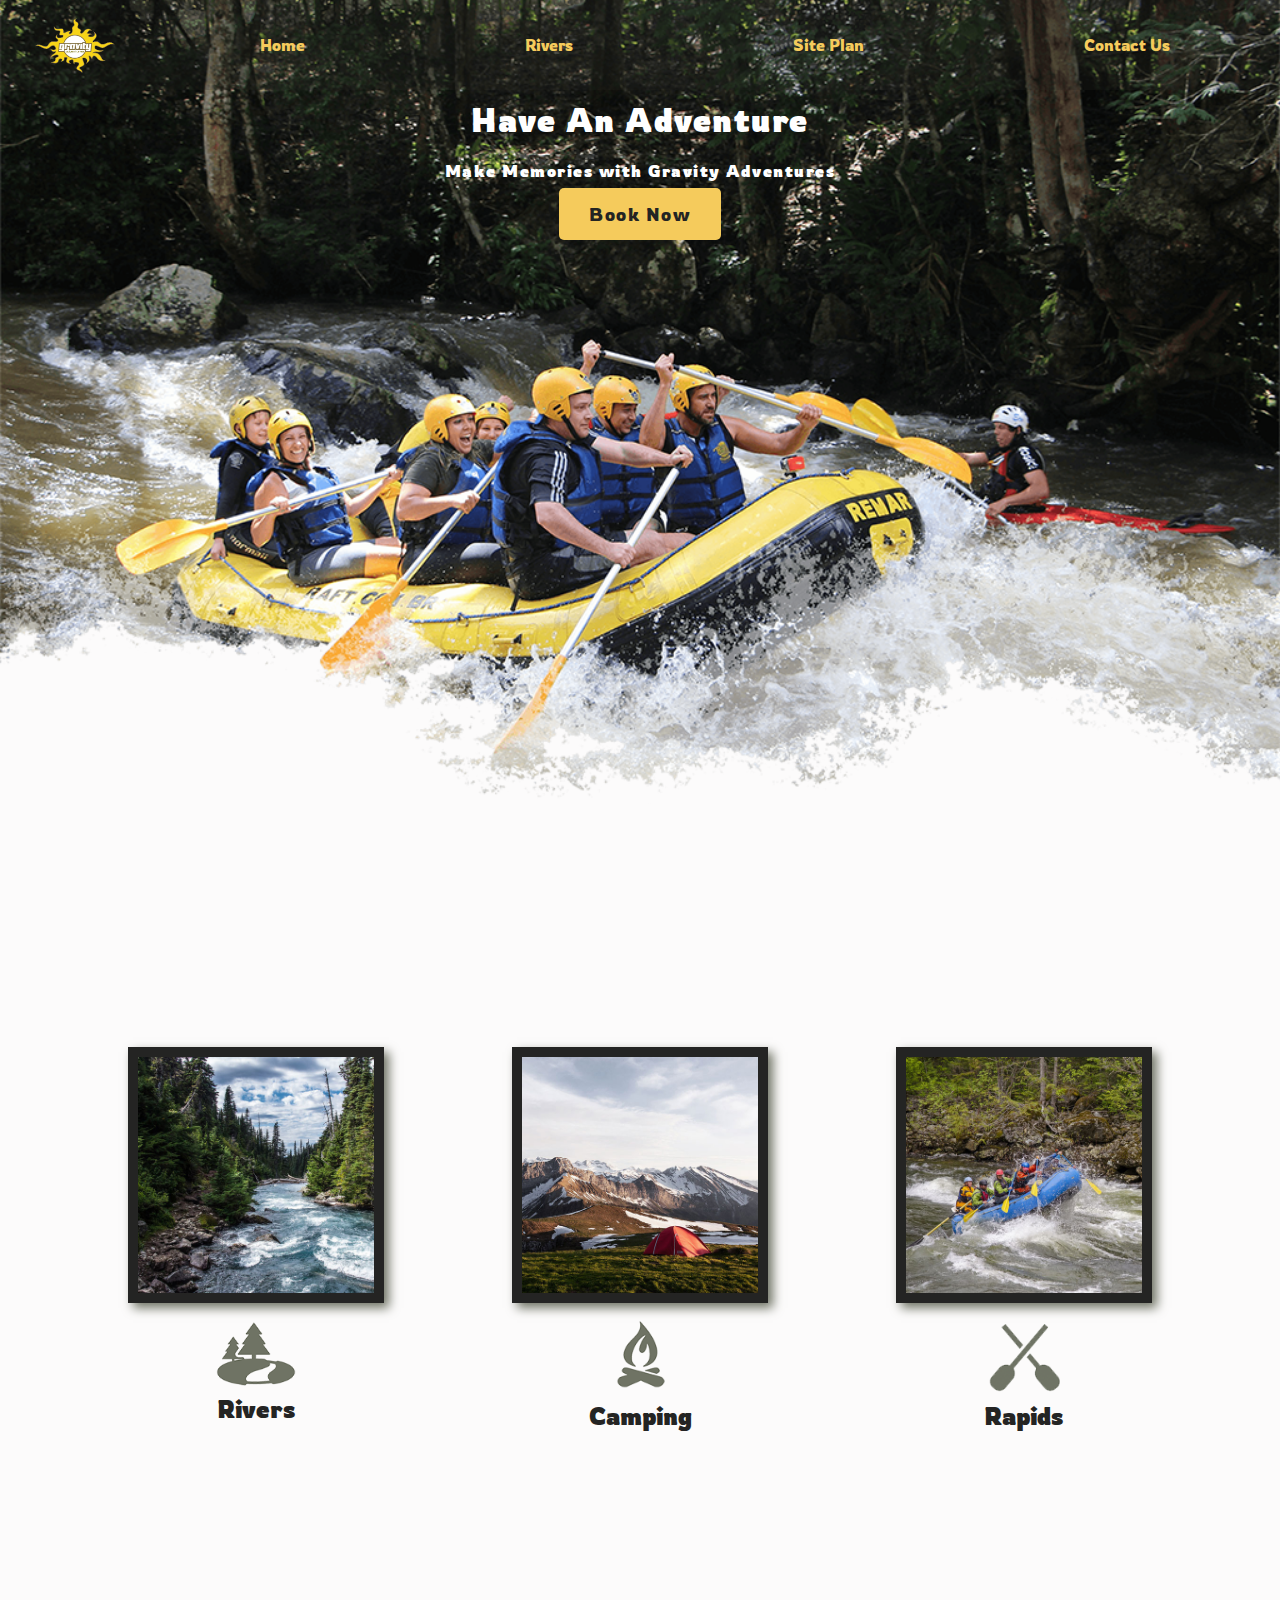
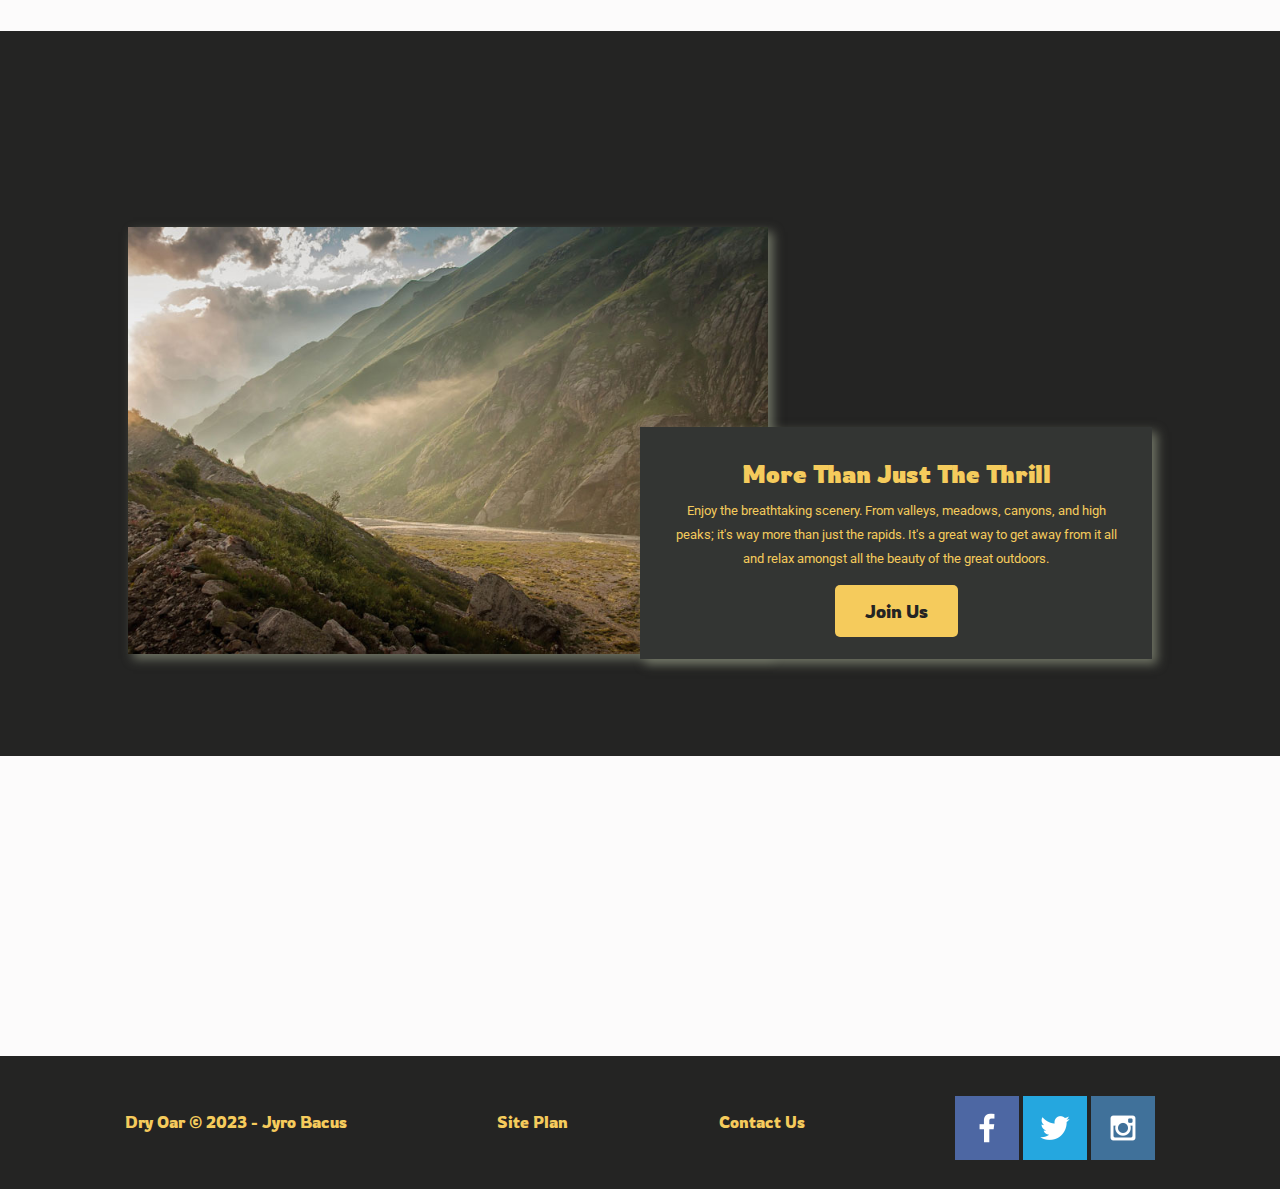
<file: wwr/index.html>
<!DOCTYPE html>
<html lang="en">
<head>
    <link rel="stylesheet" href="styles/styles.css">
    <meta charset="UTF-8">
    <meta http-equiv="X-UA-Compatible" content="IE=edge">
    <meta name="viewport" content="width=device-width, initial-scale=1.0">
    <title>Whitewater Rafting Vacations | Gravity Adventures Boating | Home</title>
</head>
<body>
    <div id="content">
        <header>
            <a href="index.html" id="logo_link">
                <img class='logo' src="images/logo.png" alt="gravity adventures logo">
            </a>
            <nav>
                <a href="index.html">Home</a>
                <a href="rivers.html">Rivers</a>
                <a href="site-plan-rafting.html" target="_blank">Site Plan</a>
                <a href="contactus.html">Contact Us</a>
            </nav>
        </header>
        <div id="hero">
            <div id="hero-box">
                <img src="images/hero.png" alt="People enjoying rafting">
            </div>
            <section id="hero-msg">
                <h1 class="home-title">Have An Adventure </h1>
                <h4>Make Memories with Gravity Adventures</h4>
                <div class="button-box">
                    <a class="book" href="contactus.html">Book Now</a>
                </div>
            </section>
        </div>
        <main class="home-grid">
            <section class="rivers-card">
                <img class="card-img" src="images/rivers.jpg" alt="river in forest">
                <img class="icon" src="images/river_icon.png" alt="river icon">
                <h2>Rivers</h2>
            </section>
            <section class="camping-card">
                <img class="card-img" src="images/camping.jpg" alt="tent in mountains">
                <img class="icon" src="images/fire_icon.png" alt="fire icon">
                <h2>Camping</h2>
            </section>
            <section class="rapids-card">
                <img class="card-img" src="images/rapids.jpg" alt="rafting boat">
                <img class="icon" src="images/oars.png" alt="oars icon">
                <h2>Rapids</h2>
            </section>
            <div id="background"></div> 
            <img class="mountains" src="images/mountains.jpg" alt="Misty mountains">
            <section class="msg">
                <h2>More Than Just The Thrill</h2>
                <p>Enjoy the breathtaking scenery. From valleys, meadows, canyons, and high peaks; it's way more than just the rapids. It's a great way to get away from it all and relax amongst all the beauty of the great outdoors. </p>
                <a class='join' href="rivers.html">Join Us</a>
            </section>
        </main>
        <footer>
            <p>Dry Oar &copy; 2023 - Jyro Bacus</p>
            <p><a href="site-plan-rafting.html">Site Plan</a></p>
            <p><a href="contactus.html">Contact Us</a></p>
            <div class="social">
                <a href="https://facebook.com" target="_blank">
                    <img src="images/facebook.png" alt="fb icon">
                </a>
                <a href="https://twitter.com" target="_blank">
                    <img src="images/twitter.png" alt="twitter icon">
                </a>
                <a href="https://instagram.com" target="_blank">
                    <img src="images/instagram.png" alt="instagram icon">
                </a>
            </div>
        </footer>
    </div>
</body>
</html>
</file>
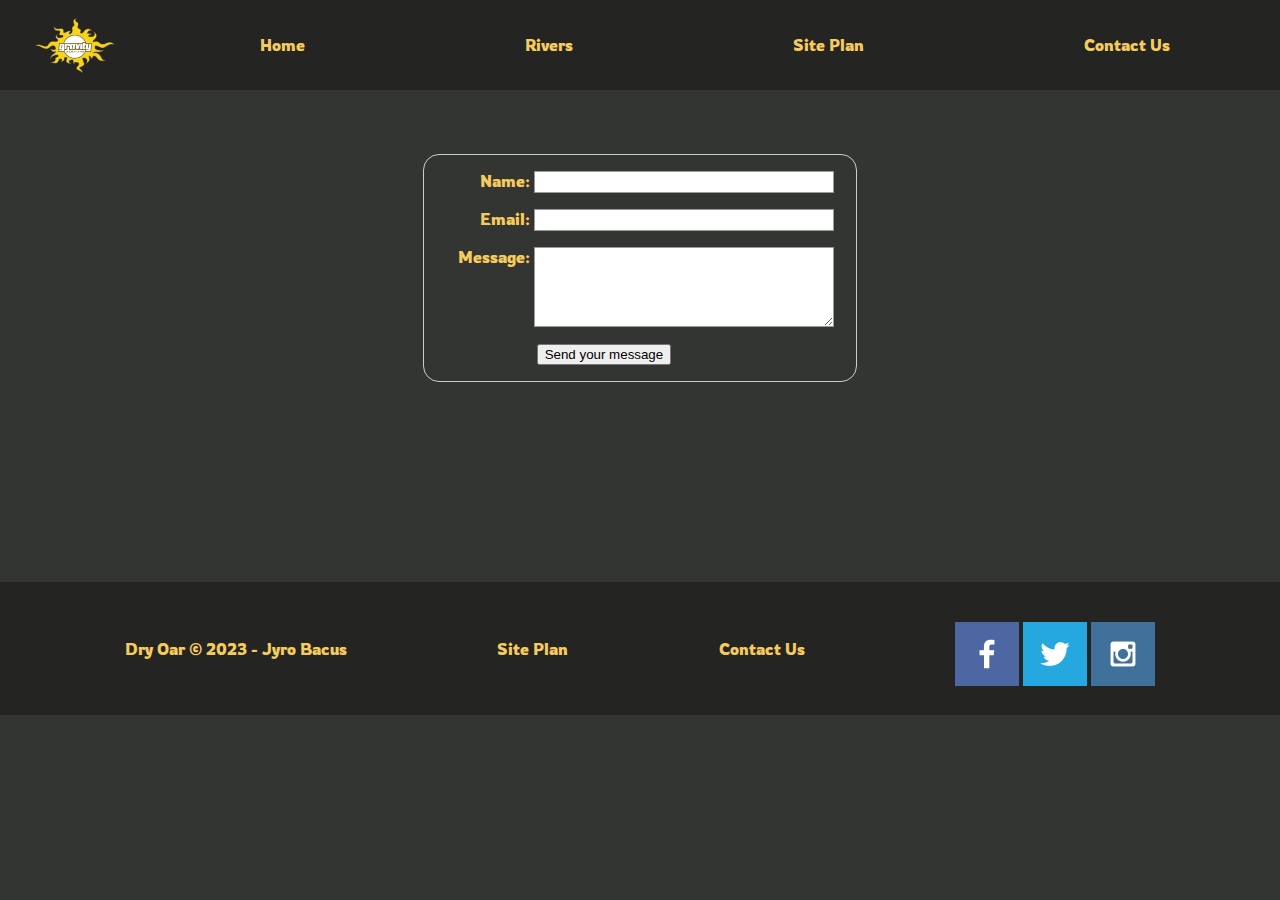
<file: wwr/contactus.html>
<!DOCTYPE html>
<html lang="en">
<head>
    <link rel="stylesheet" href="styles/styles.css">
    <meta charset="UTF-8">
    <meta http-equiv="X-UA-Compatible" content="IE=edge">
    <meta name="viewport" content="width=device-width, initial-scale=1.0">
    <title>Whitewater Rafting Vacations | Gravity Adventures Boating | Contact Us</title>
    <style>
        form {
  /* Center the form on the page */
  margin: 0 auto;
  width: 400px;
  /* Form outline */
  padding: 1em;
  border: 1px solid #ccc;
  border-radius: 1em;
  margin-top: 5%;
}

ul {
  list-style: none;
  padding: 0;
  margin: 0;
}

form li + li {
  margin-top: 1em;
}

label {
  /* Uniform size & alignment */
  display: inline-block;
  width: 90px;
  text-align: right;
}

input,
textarea {
  /* To make sure that all text fields have the same font settings
     By default, textareas have a monospace font */
  font: 1em sans-serif;

  /* Uniform text field size */
  width: 300px;
  box-sizing: border-box;

  /* Match form field borders */
  border: 1px solid #999;
}

input:focus,
textarea:focus {
  /* Additional highlight for focused elements */
  border-color: #000;
}

textarea {
  /* Align multiline text fields with their labels */
  vertical-align: top;

  /* Provide space to type some text */
  height: 5em;
}

.button {
  /* Align buttons with the text fields */
  padding-left: 90px; /* same size as the label elements */
}

button {
  /* This extra margin represent roughly the same space as the space
     between the labels and their text fields */
  margin-left: 0.5em;
}

#feedback {
    background-color: antiquewhite;
    position: absolute;
    top: 0;
    left: 0;
    right: 0;
    padding: .5em;
    /* make this element invisible until we are ready for it */
    display: none;      
}
.moveDown {
    margin-top: 3em;
}
      
    </style>
</head>
<body class="rivers_body">
    <div id="content">
        <header class="header">
            <a href="index.html" id="logo_link">
                <img class='logo' src="images/logo.png" alt="gravity adventures logo">
            </a>
            <nav>
                <a href="index.html">Home</a>
                <a href="rivers.html">Rivers</a>
                <a href="site-plan-rafting.html" target="_blank">Site Plan</a>
                <a href="contactus.html">Contact Us</a>
            </nav>
        </header>
        </div>
        <main>
            <div id="feedback"></div>
            <form action="/my-handling-form-page" method="post">
                <ul>
                    <li>
                      <label for="name">Name:</label>
                      <input type="text" id="name" name="user_name" />
                    </li>
                    <li>
                      <label for="mail">Email:</label>
                      <input type="email" id="mail" name="user_email" />
                    </li>
                    <li>
                      <label for="msg">Message:</label>
                      <textarea id="msg" name="user_message"></textarea>
                    </li>
                    <li class="button">
                        <button type="submit">Send your message</button>
                    </li>
                  </ul>
            </form>

        </main>
        <footer>
            <p>Dry Oar &copy; 2023 - Jyro Bacus</p>
            <p><a href="site-plan-rafting.html">Site Plan</a></p>
            <p><a href="contactus.html">Contact Us</a></p>
            <div class="social">
                <a href="https://facebook.com" target="_blank">
                    <img src="images/facebook.png" alt="fb icon">
                </a>
                <a href="https://twitter.com" target="_blank">
                    <img src="images/twitter.png" alt="twitter icon">
                </a>
                <a href="https://instagram.com" target="_blank">
                    <img src="images/instagram.png" alt="instagram icon">
                </a>
            </div>
        </footer>
    </div>
    <script>
        // get the feedback div element so we can do something with it.
        const feedbackElement = document.getElementById('feedback');
        // get the form so we can read what was entered in it.
        const formElement = document.forms[0];
        // add a 'listener' to wait for a submission of our form. When that happens run the code below.
        formElement.addEventListener('submit', function(e) {
            // stop the form from doing the default action.
            e.preventDefault();
            // set the contents of our feedback element to a message letting the user know the form was submitted successfully. Notice that we pull the name that was entered in the form to personalize the message!
            feedbackElement.innerHTML = 'Hello '+ formElement.user_name.value +'! Thank you for your message. We will get back with you as soon as possible!';
            // make the feedback element visible.
            feedbackElement.style.display = "block";
            // add a class to move everything down so our message doesn't cover it.
            document.body.classList.toggle('moveDown');
        });
    </script>
</body>
</html>
</file>
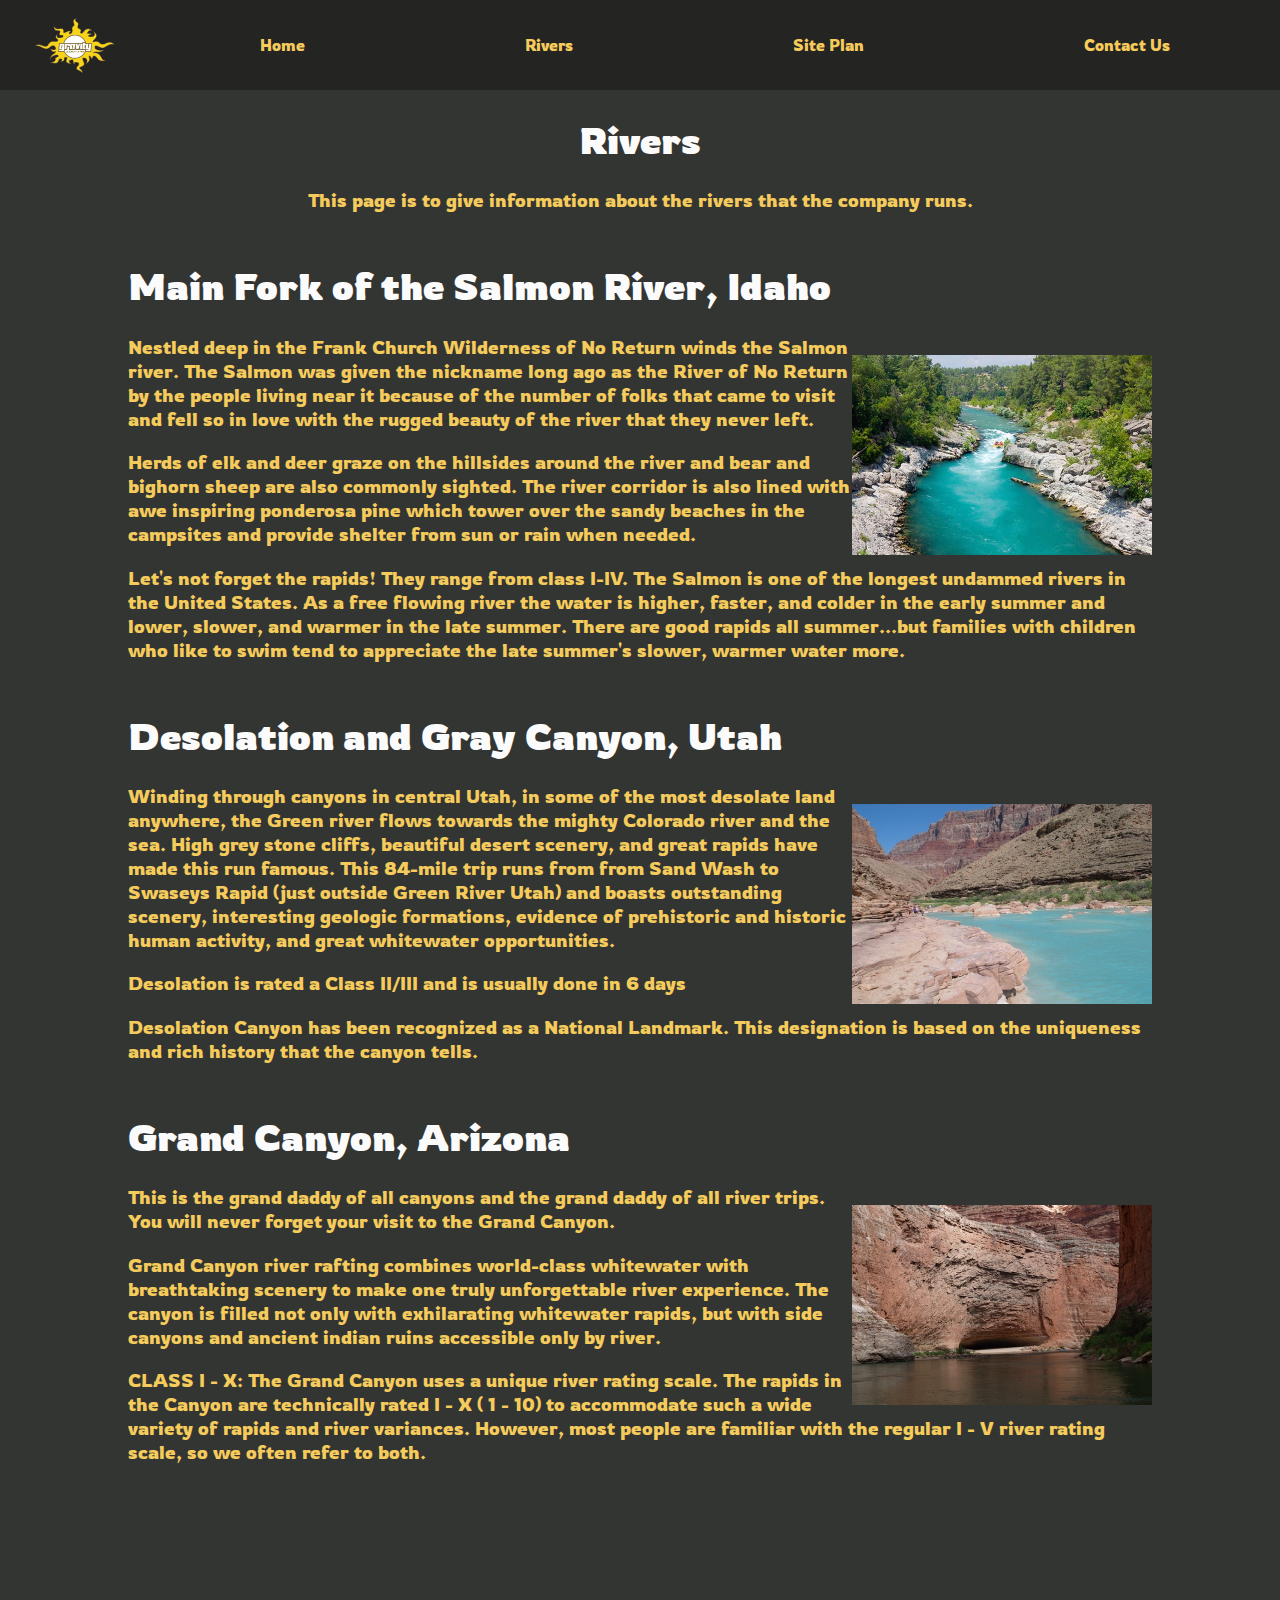
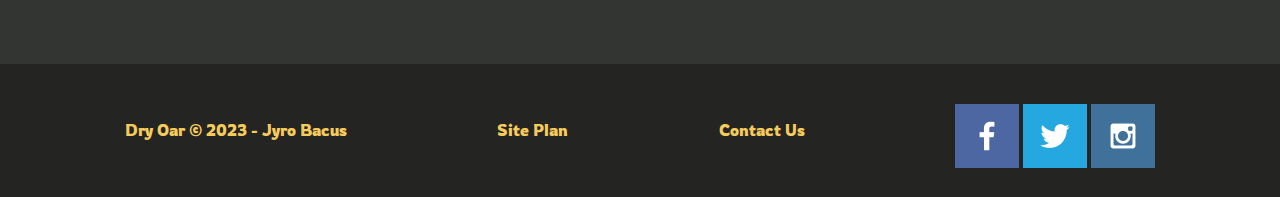
<file: wwr/rivers.html>
<!DOCTYPE html>
<html lang="en">
<head>
    <link rel="stylesheet" href="styles/styles.css">
    <meta charset="UTF-8">
    <meta http-equiv="X-UA-Compatible" content="IE=edge">
    <meta name="viewport" content="width=device-width, initial-scale=1.0">
    <title>Whitewater Rafting Vacations | Gravity Adventures Boating | Rivers</title>
</head>
<body class="rivers_body">
    <div id="content">
        <header class="header">
            <a href="index.html" id="logo_link">
                <img class='logo' src="images/logo.png" alt="gravity adventures logo">
            </a>
            <nav>
                <a href="index.html">Home</a>
                <a href="rivers.html">Rivers</a>
                <a href="site-plan-rafting.html" target="_blank">Site Plan</a>
                <a href="contactus.html">Contact Us</a>
            </nav>
        </header>
        </div>
        <main class="rivers_main">
            <div class="header_text">
                <h1>Rivers</h1>
                <p>This page is to give information about the rivers that the company runs.</p>
            </div>
            <div class="first">
            <h1>Main Fork of the Salmon River, Idaho</h1>
                <img class='salmon_river' src="images/salmon_river.jpg" alt="Salmon River">
                <p>Nestled deep in the Frank Church Wilderness of No Return winds the Salmon river. The Salmon was given the nickname long ago as the River of No Return by the people living near it because of the number of folks that came to visit and fell so in love with the rugged beauty of the river that they never left.</p>
                <p>Herds of elk and deer graze on the hillsides around the river and bear and bighorn sheep are also commonly sighted. The river corridor is also lined with awe inspiring ponderosa pine which tower over the sandy beaches in the campsites and provide shelter from sun or rain when needed.</p>
                <p>Let's not forget the rapids! They range from class I-IV. The Salmon is one of the longest undammed rivers in the United States. As a free flowing river the water is higher, faster, and colder in the early summer and lower, slower, and warmer in the late summer. There are good rapids all summer...but families with children who like to swim tend to appreciate the late summer's slower, warmer water more.</p>
            </div>

            <div class="second">
                <h1 class="secondh1">Desolation and Gray Canyon, Utah</h1>
                <img class='desolation'src="images/desolation.jpg" alt="desolation">
                <p>Winding through canyons in central Utah, in some of the most desolate land anywhere, the Green river flows towards the mighty Colorado river and the sea. High grey stone cliffs, beautiful desert scenery, and great rapids have made this run famous. This 84-mile trip runs from from Sand Wash to Swaseys Rapid (just outside Green River Utah) and boasts outstanding scenery, interesting geologic formations, evidence of prehistoric and historic human activity, and great whitewater opportunities.</p>
                <p>Desolation is rated a Class II/III and is usually done in 6 days</p>
                <p>Desolation Canyon has been recognized as a National Landmark.  This designation is based on the uniqueness and rich history that the canyon tells.</p>
            </div>

            <div class="third">
                <h1>Grand Canyon, Arizona</h1>
                <img class='grand_canyon' src="images/grand_canyon.jpg" alt="grand_canyon">
                <p>This is the grand daddy of all canyons and the grand daddy of all river trips. You will never forget your visit to the Grand Canyon.</p>
                <p>Grand Canyon river rafting combines world-class whitewater with breathtaking scenery to make one truly unforgettable river experience. The canyon is filled not only with exhilarating whitewater rapids, but with side canyons and ancient indian ruins accessible only by river.</p>
                <p>CLASS I - X: The Grand Canyon uses a unique river rating scale. The rapids in the Canyon are technically rated I - X ( 1 - 10) to accommodate such a wide variety of rapids and river variances. However, most people are familiar with the regular I - V river rating scale, so we often refer to both.</p>
            </div>
        </main>
        <footer>
            <p>Dry Oar &copy; 2023 - Jyro Bacus</p>
            <p><a href="site-plan-rafting.html">Site Plan</a></p>
            <p><a href="contactus.html">Contact Us</a></p>
            <div class="social">
                <a href="https://facebook.com" target="_blank">
                    <img src="images/facebook.png" alt="fb icon">
                </a>
                <a href="https://twitter.com" target="_blank">
                    <img src="images/twitter.png" alt="twitter icon">
                </a>
                <a href="https://instagram.com" target="_blank">
                    <img src="images/instagram.png" alt="instagram icon">
                </a>
            </div>
        </footer>
    </div>
</body>
</html>
</file>
<file: wwr/styles/styles.css>
@import url('https://fonts.googleapis.com/css2?family=Roboto&family=Rowdies&display=swap');
#content {
    max-width: 1600px;
    margin: 0 auto;
}
/* * {
    border: 1px solid blue;
} */
nav a, #hero-msg h1, #hero-msg h4, .button-box, main section {
    text-align:center;
}
#background {
    height: 725px;
    background-color: #242423;
}
body {
    background-color: #fcfbfb;
    color: #242423;
    
}
header {
    background-color:#2424233d;
}
nav a:hover {
    background-color: #F5CB5C;
    color: #242423;
}
.book:hover, .join:hover {
    background-color: #242423;
    color: #F5CB5C;
}
.book, .join {
    color: #242423;
    background-color: #F5CB5C;
}
nav a{
    color: #242423;
}
footer p a {
    color: #F5CB5C;
}
footer p a:hover {
    background-color: #F5CB5C;
    color: #242423;
}
.social {
    background-color: #242423;
    color: #242423;
}
.icon, .logo {
    width: 80px;
}
#hero img {
    width: 100%;
}
nav a, .book, .join, footer a {
    text-align: center;
    color: #242423;
    text-decoration: none;
}
footer p a:hover {
    text-decoration: underline;
}   
nav a {
    color: #F5CB5C;
}
.msg {
    background-color: #333533;
    color: #F5CB5C;
    line-height: 1.5em;
    }
footer {
    background-color: #242423;
    color: #F5CB5C;
    margin-top: 200px
}
body {
    font-family: Rowdies, Arial, Helvetica;
    margin: 0;
    padding: 0;
}
.msg p {
    font-family: Roboto, Arial, Helvetica;
    font-size: .8em;
}
.home-title {
    font-size: 2em;
    margin-top: 10px;
}
.book, .join {
    font-size: 18px;
    margin-top: 50px;
}
h2 {
    margin: 0;
}
#logo_link {
 padding-top: 5px;
} 
nav a {
    padding: 35px;
}
.book, .join {
    padding: 15px 30px;
    border-radius: 5px;
}
.icon {
    padding-top: 10px;
}
.msg {   
    padding: 35px;
}
.msg p {   
    padding-bottom: 15px;
}
footer {   
    padding: 25px 50px;
}
footer .social img {
    padding-top: 15px;
}
.rivers-card, .camping-card, .rapids-card {
    margin: 200px 0;
}
.join {
    color: #242423;
    background-color: #F5CB5C;
}
.join:hover {
    background-color: #fcfbfb;
    color: #242423;
}
.card-img {
    border: 10px solid #242423;
}
main section img {
    box-sizing: border-box;
}
.msg {
    margin-top: 200px;
}
#background {
    margin-bottom: 100px;
}
header {
    display: grid;
    grid-template-columns: 150px auto;
}
nav {
    display: flex;
    justify-content: space-around;
}
#logo_link {
    padding-top: 5px;
    justify-self: center;
    align-self: center;
}
#hero {
    display: grid;
    grid-template-columns: 1fr 3fr 1fr;
    margin-top: -100px;
}
#hero-box {
    grid-column: 1/4;
    grid-row: 1/3;
    z-index: -1;
}
#hero-msg {
    grid-column: 2/3;
    grid-row: 1/2;
    margin-top: 100px;
}
#hero-msg {
    color: white;
    letter-spacing: 1.5px;
}
.home-grid {
    display: grid;
    grid-template-columns: repeat(10, 1fr);
}
.card-img, .mountains {
    width: 100%;
}
.rivers-card {
    grid-column: 2/4;
    grid-row: 2/3;
}
.camping-card {
    grid-column: 5/7;
    grid-row: 2/3;
}
.rapids-card {
    grid-column: 8/10;
    grid-row: 2/3;
}
#background {
    grid-column: 1/11;
    grid-row: 4/9;
}
.mountains {
    grid-column: 2/7;
    grid-row: 5/8;
    box-shadow: 5px 5px 10px #6f7364;
}
.msg {
    grid-column: 6/10;
    grid-row: 6/7;
    box-shadow: 5px 5px 10px #6f7364;

}
footer {
    display: flex;
    justify-content: space-around;
    align-items: center;
}
.card-img {
    border: 10px solid #242423;
    transition: transform .5s;
    box-shadow: 5px 5px 10px #6f7364;
}
.card-img:hover {
    opacity: .6;
    transform: scale(1.1);
}
.header {
    background-color: #242423;
    width: 100%;
}
.salmon_river {
    float: right;
    width: 300px;
    height: 200px;
    margin-top: 20px;
}
.rivers_main {
    width: 80%;
    margin: 0 auto;
    font-size: 1.2em;
}
.desolation {
    float: right;
    width: 300px;
    height: 200px;
    margin-top: 20px;
}
.grand_canyon {
    float: right;
    width: 300px;
    height: 200px;
    margin-top: 20px;
}
.second {
    margin-top: 50px;
}
.first {
    margin-top: 50px;
}
.third {
    margin-top: 50px;
}
.rivers_body {
    background-color: #333533;
    color: #F5CB5C;
}
.rivers_main h1 {
    color: #fcfbfb;
}
.header_text {
    text-align: center;
}

@media screen and (max-width: 900px) {
    #hero, .home-grid {
        display: block;
        height: auto;
    }
    nav, footer {
        flex-direction: column;
        background-color: #242423;
    }
    nav a {
        display: block;
        padding: 15px;
    }
    #hero {
        margin-top: 0;
    }
    #hero-msg {
        margin-top: 0;
    }
    #hero-msg h4 {
        display: none;
    }
    .home-title {
        font-size: 25px;
        color: #242423;
    }
    .rivers-card, .camping-card, .rapids-card { 
        margin: 50px auto;
        width: 60%;
    }
    #background {
        display: none;
    }
    .mountains, .msg {
        width: 80%;
        display: block;
        margin: 0 auto;
    }
    footer {
        margin-top: 25px;
    }
    header {
        background-color: #242423;
    }
}
</file>
